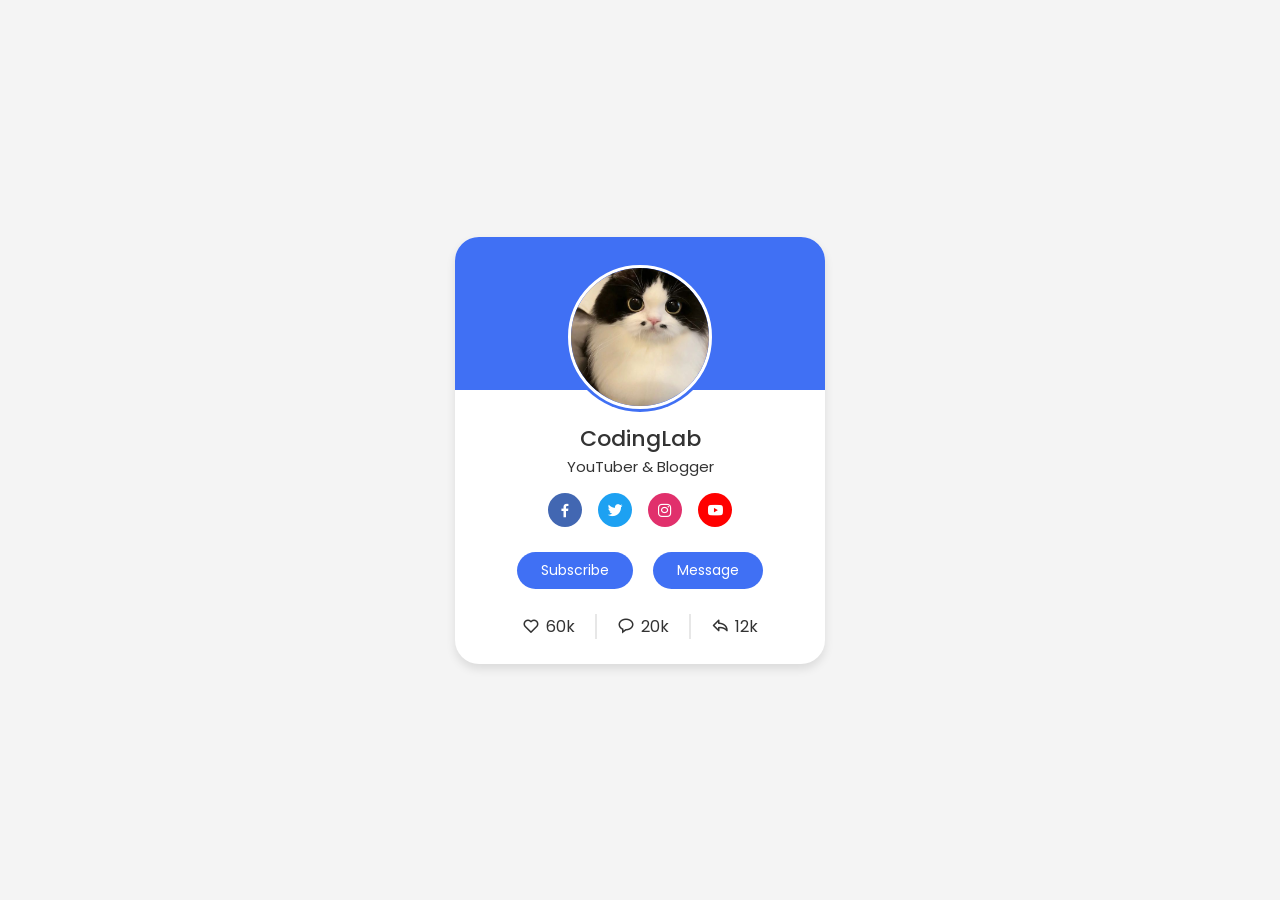
<file: index.html>
<!DOCTYPE html>
<html lang="pt-br">

<head>
    <meta charset="UTF-8" />
    <meta name="viewport" content="width=device-width, initial-scale=1.0" />
    <title>Profile Card UI Design</title>
    <!-- CSS -->
    <link rel="stylesheet" href="css/style.css" />
    <!-- Boxicons CSS -->
    <link href="https://unpkg.com/boxicons@2.1.2/css/boxicons.min.css" rel="stylesheet" />
</head>

<body>
    <div class="profile-card">
        <div class="image">
            <img src="img/cat_samulai.png" alt="" class="profile-img" />
        </div>
        <div class="text-data">
            <span class="name">CodingLab</span>
            <span class="job">YouTuber & Blogger</span>
        </div>
        <div class="media-buttons">
            <a href="#" style="background: #4267b2" class="link">
                <i class="bx bxl-facebook"></i>
            </a>
            <a href="#" style="background: #1da1f2" class="link">
                <i class="bx bxl-twitter"></i>
            </a>
            <a href="#" style="background: #e1306c" class="link">
                <i class="bx bxl-instagram"></i>
            </a>
            <a href="#" style="background: #ff0000" class="link">
                <i class="bx bxl-youtube"></i>
            </a>
        </div>
        <div class="buttons">
            <button class="button">Subscribe</button>
            <button class="button">Message</button>
        </div>
        <div class="analytics">
            <div class="data">
                <i class="bx bx-heart"></i>
                <span class="number">60k</span>
            </div>
            <div class="data">
                <i class="bx bx-message-rounded"></i>
                <span class="number">20k</span>
            </div>
            <div class="data">
                <i class="bx bx-share"></i>
                <span class="number">12k</span>
            </div>
        </div>
    </div>
    <!--muito conblicado-->
</body>

</html>
</file>
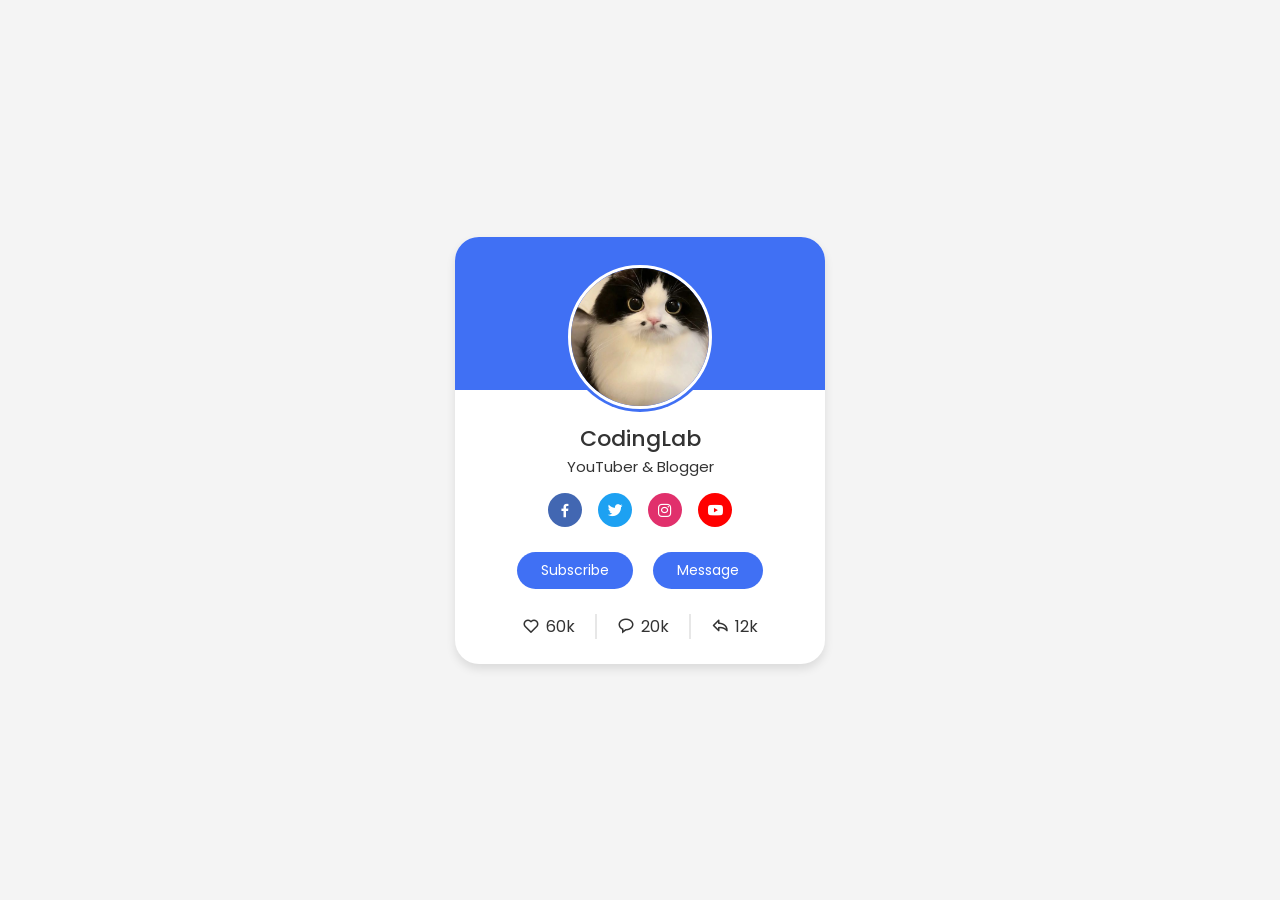
<file: 1_exercicio.html>
<!DOCTYPE html>
<html lang="pt-br">

<head>
    <meta charset="UTF-8" />
    <meta name="viewport" content="width=device-width, initial-scale=1.0" />
    <title>Profile Card UI Design</title>
    <!-- CSS -->
    <link rel="stylesheet" href="css/style.css" />
    <!-- Boxicons CSS -->
    <link href="https://unpkg.com/boxicons@2.1.2/css/boxicons.min.css" rel="stylesheet" />
</head>

<body>
    <div class="profile-card">
        <div class="image">
            <img src="img/cat_samulai.png" alt="" class="profile-img" />
        </div>
        <div class="text-data">
            <span class="name">CodingLab</span>
            <span class="job">YouTuber & Blogger</span>
        </div>
        <div class="media-buttons">
            <a href="#" style="background: #4267b2" class="link">
                <i class="bx bxl-facebook"></i>
            </a>
            <a href="#" style="background: #1da1f2" class="link">
                <i class="bx bxl-twitter"></i>
            </a>
            <a href="#" style="background: #e1306c" class="link">
                <i class="bx bxl-instagram"></i>
            </a>
            <a href="#" style="background: #ff0000" class="link">
                <i class="bx bxl-youtube"></i>
            </a>
        </div>
        <div class="buttons">
            <button class="button">Subscribe</button>
            <button class="button">Message</button>
        </div>
        <div class="analytics">
            <div class="data">
                <i class="bx bx-heart"></i>
                <span class="number">60k</span>
            </div>
            <div class="data">
                <i class="bx bx-message-rounded"></i>
                <span class="number">20k</span>
            </div>
            <div class="data">
                <i class="bx bx-share"></i>
                <span class="number">12k</span>
            </div>
        </div>
    </div>
    <!--muito conblicado-->
</body>

</html>
</file>
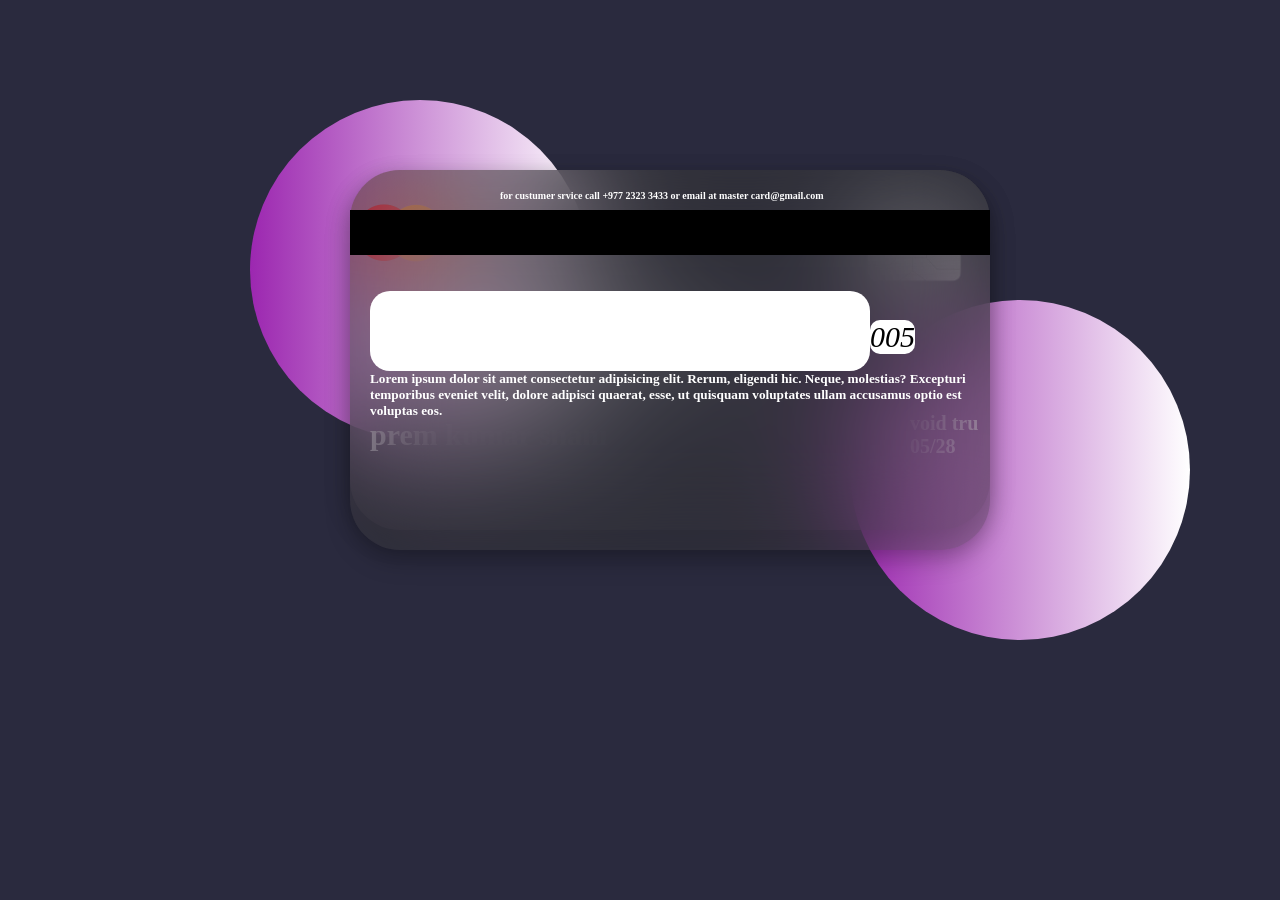
<file: img/2_cartao_gira/cartoa.html>
<!DOCTYPE html>
<html lang="pt-br">
<head>
    <meta charset="UTF-8">
    <meta name="viewport" content="width=device-width, initial-scale=1.0">
    <title>Document</title>
    <link rel="stylesheet" href="estilo.css">
</head>
<body>
    <section  > </section>

  <div class="conteiner">
    <div class="card front-face">
        <header>
            <span>
                <img class="icon_master-card" src="image-removebg-preview.png" alt="">
              
            </span>
            <h5 class="text master_title">Master Card</h5>
            <img id="chip" src="chip.png" alt="">
            
        
        </header>
        <div id="inf-card2">
            

            <h6 class="inf card-number_text">card number</h6>
            <h5 class="number">8050 5040 2030 3020 </h5>
            <br><br><br>
             <h5 class="inf prem valid-date">prem kumar shahi</h5>
            <div class="void_tru">
              
              <h5 class="void_tru"> void tru</h5>
            
              <h5 class="void_tru">05/28</h5>
            </div>
           
            </div>
        </div>
    
    </div>
  <div class="conteiner2">
    <div class="card back-face">
       <h6 id="custumer">
        for custumer srvice call +977 2323 3433 or email at master card@gmail.com
       </h6>
        <div id="inf-card">
           <span class="magnetic-strip "> 

           </span>
           <div class="signture">   </div>
           <i class="i">005</i>
           <h5 class="text">
            Lorem ipsum dolor sit amet consectetur adipisicing elit. Rerum, eligendi hic. Neque, molestias? Excepturi temporibus eveniet velit, dolore adipisci quaerat, esse, ut quisquam voluptates ullam accusamus optio est voluptas eos.
           </h5>

        </div>
    
    </div>


</body>

</html>
</file>
<file: css/style.css>
@import url("https://fonts.googleapis.com/css2?family=Poppins:wght@300;400;500;600&display=swap");
* {
  margin: 0;
  padding: 0;
  box-sizing: border-box;
  font-family: "Poppins", sans-serif;
}
body {
  height: 100vh;
  display: flex;
  align-items: center;
  justify-content: center;
  background-color: #f4f4f4;
}
.profile-card {
  display: flex;
  flex-direction: column;
  align-items: center;
  max-width: 370px;
  width: 100%;
  background: #fff;
  border-radius: 24px;
  padding: 25px;
  box-shadow: 0 5px 10px rgba(0, 0, 0, 0.1);
  position: relative;
}
.profile-card::before {
  content: "";
  position: absolute;
  top: 0;
  left: 0;
  height: 36%;
  width: 100%;
  border-radius: 24px 24px 0 0;
  background-color: #4070f4;
}
.image {
  position: relative;
  height: 150px;
  width: 150px;
  border-radius: 50%;
  background-color: #4070f4;
  padding: 3px;
  margin-bottom: 10px;
}
.image .profile-img {
  height: 100%;
  width: 100%;
  object-fit: cover;
  border-radius: 50%;
  border: 3px solid #fff;
}
.profile-card .text-data {
  display: flex;
  flex-direction: column;
  align-items: center;
  color: #333;
}
.text-data .name {
  font-size: 22px;
  font-weight: 500;
}
.text-data .job {
  font-size: 15px;
  font-weight: 400;
}
.profile-card .media-buttons {
  display: flex;
  align-items: center;
  margin-top: 15px;
}
.media-buttons .link {
  display: flex;
  align-items: center;
  justify-content: center;
  color: #fff;
  font-size: 18px;
  height: 34px;
  width: 34px;
  border-radius: 50%;
  margin: 0 8px;
  background-color: #4070f4;
  text-decoration: none;
}
.profile-card .buttons {
  display: flex;
  align-items: center;
  margin-top: 25px;
}
.buttons .button {
  color: #fff;
  font-size: 14px;
  font-weight: 400;
  border: none;
  border-radius: 24px;
  margin: 0 10px;
  padding: 8px 24px;
  background-color: #4070f4;
  cursor: pointer;
  transition: all 0.3s ease;
}
.buttons .button:hover {
  background-color: #0e4bf1;
}
.profile-card .analytics {
  display: flex;
  align-items: center;
  margin-top: 25px;
}
.analytics .data {
  display: flex;
  align-items: center;
  color: #333;
  padding: 0 20px;
  border-right: 2px solid #e7e7e7;
}
.data i {
  font-size: 18px;
  margin-right: 6px;
}
.data:last-child {
  border-right: none;
}
</file>
<file: img/2_cartao_gira/estilo.css>
body{
    background-color: rgb(68, 56, 82);
}
*{margin: 0;
padding: 0;
box-sizing: border-box;
}





section { 
    position: relative;
    min-height: 100vh;
    width: 100%;
    background-color: rgb(42, 42, 62);
    display: center;
    justify-content: center;
    justify-content: center;


}


section::before {
    top:200px;
    margin-left: 400px;
    content: "";
    position: absolute;
    height:340px;
    width: 340px;
    border-radius: 50%;
    background: linear-gradient(90deg, #9c27b0,#fff);
    transform: translate(-150px,-100px);
    border-radius: 50%;
}



section::after {
    top: 200px;
    margin-left: 700px;
    
    content: "";
    position: absolute;
    height: 340px;
    width: 340px;
    border-radius: 50%;
    background: linear-gradient(90deg, #9c27b0,#fff);
    transform: translate(150px,100px);
    border-radius: 50%;
}
  

.conteiner{
     top: 70px;
    margin-left: 200px;
    position: absolute;
    height: 360px;
    width: 640px;
   /* border-radius: 50px;*/
   box-shadow : 0 10px 25px rgba(0,0,0,0.25);
    transform: translate(150px,100px);
    border-radius: 50px;
    background: rgba(58, 58, 58, 0.3);
    border: 1 px solid rgba(58, 57, 57, 0.25);
    backdrop-filter: blur(50px);  
}

.card .back-face{
font-size: 15px;
padding: 15px 25px 25px 25px;
transform: rotateY(180deg);

}
.pre{
        margin-top:90px;
}

.void_tru {
    position: absolute;
    top: -20px;
    font-size: 20px;
    position: relative;
    margin-left: 270px;
}

.prem .valid-date
 {
    margin-left: 400px;
    display: flex;

}


.icon_master-card{
  
    height: 100px;
    width: 100px;
}
.front-face  header,
.section .card .text .front-face .icon_master-card .icon_master-card{
    top:20px;
    display: flex;
    align-items: center;

}
.number{
    font-size: 40px;
}

#inf-card{
    color: #fff;
   margin-top:40px;
   margin-left: 20px; 

}

#inf-card2{
color: #fff;
   top:70px;
   margin-left: 20px; 

}


.inf{
    
     font-size: 30px;
}

.card .back-face{
       top: 700px;
    margin-left: 700px;
  
    position: absolute;
    height: 780px;
    width: 640px;
   /* border-radius: 50px;*/
   box-shadow : 0 10px 25px rgba(0,0,0,0.25);
    transform: translate(150px,100px);
    border-radius: 50px;
    background: rgba(58, 58, 58, 0.3);
    border: 1 px solid rgba(58, 57, 57, 0.25);
    backdrop-filter: blur(50px);  
}

 .pre
{
    
    position: absolute;}

.master_title{
    margin-left: 100px;
    position: absolute;
      font-size: 50px;
}

.card-number_text{
    top: 20px;
    font-size: 15px;
    

}


/*
.inf{
    font-size: 30px;
    color: #ffffff;
     width: 200px;
     margin-top: 20px;
}*/





.chip2{
     margin-top: 1px;   
    width: 110px;
    height: 100px;
    margin-left: 540px;
    
}

#chip{
    margin-top: 30px;   
    width: 110px;
    height: 100px;
    margin-left: 410px;
}
.h7{display: flex;
    margin-left: 100px;
    font-size: 16px;
    font-weight: 16px;
}
.front-face .chip{
    width: 50px;
}

.conteiner2 {
    
    backface-visibility: hidden;

       top: 70px;
    margin-left: 200px;
    position: absolute;
    height: 380px;
    width: 640px;
   /* border-radius: 50px;*/
   box-shadow : 0 10px 25px rgba(0,0,0,0.25);
    transform: translate(150px,100px);
    border-radius: 50px;
    background: rgba(58, 58, 58, 0.3);
    border: 1 px solid rgba(58, 57, 57, 0.25);
    backdrop-filter: blur(50px);  

}

.card.back-face h6{
font-size: 8px;
}
.card.back-face .magnetic-strip{
    position:absolute;
    top:40px;
    left: 0;
    height: 45px;
    width: 100%;
    background-color: black;


}

.conteiner2.card.back-face.signture{
    top: -9px;
    height: 40px;
    width: 40px;
    background-color: white;
    border-radius: 6px;
  position: absolute;



}
.i{
    border-radius: 10px;
    background-color: #fff;
    font-size: 30px;
    margin-right: -1px;
    color: #000000;
    display: flex;
    position: absolute;
    margin-left: 500px;
    top: 150px;
}
.signture{
    border-radius: 20px;
    height: 80px;
    width: 500px;
    background-color: #fff;    
    margin-top: 90px;
      
}
  


#custumer{

    font-size: 10px;
    color:white ;
    margin-left: 150px;
    bottom: 800px;
    margin-top: 20px;
}
</file>
